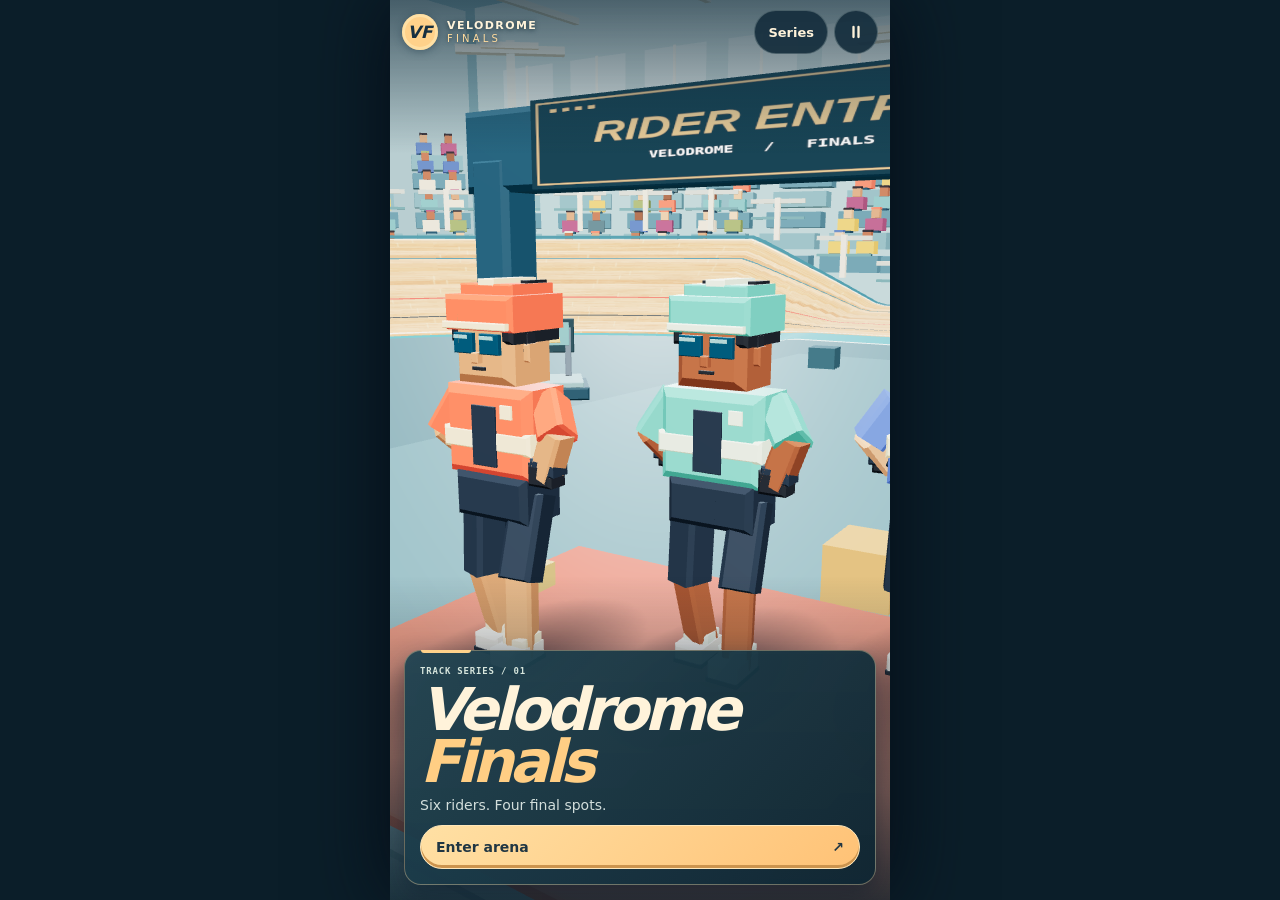
<file: index-source.html>
<!doctype html>
<html lang="en">
<head>
<meta charset="utf-8"><meta name="viewport" content="width=device-width,initial-scale=1,viewport-fit=cover"><meta name="theme-color" content="#132c3b">
<title>Velodrome Finals</title>
<link rel="stylesheet" href="style.css">
</head>
<body>
<main id="game">
 <canvas id="scene" aria-label="3D indoor cycling arena"></canvas>
 <div class="vignette" aria-hidden="true"></div>
 <header>
  <div class="logo"><span>VF</span><div><b>VELODROME</b><small>FINALS</small></div></div>
  <nav aria-label="Game controls"><button id="series">Series</button><button id="menu" aria-label="Pause"><svg aria-hidden="true" viewBox="0 0 24 24"><path d="M9 6v12m6-12v12"/></svg></button></nav>
 </header>
 <section class="racedata" id="data" aria-label="Race status" hidden>
  <div class="position"><small>POSITION</small><strong><span id="rank"></span><span id="field"></span></strong></div>
  <div class="timing"><div class="timing-row"><span><small>LAP</small><strong id="lap"></strong></span><span><small>TIME</small><strong id="time"></strong></span></div>
   <div class="lap-track" aria-hidden="true"><div id="lapBar"></div></div>
  </div>
 </section>
 <div id="call" class="call" role="status"></div>
 <div id="speedFx" class="speedfx" aria-hidden="true"></div>
 <section class="intro" id="intro">
  <div id="seriesTag">TRACK SERIES / 01</div>
  <h1>Velodrome<br><em>Finals</em></h1>
  <p>Six riders. Four final spots.</p>
  <button class="primary" id="enter">Enter arena <span aria-hidden="true">↗</span></button>
 </section>
 <section id="grid" class="grid" hidden>
  <div class="kicker" id="gridKicker"></div>
  <h2 id="gridTitle"></h2>
  <p id="gridText"></p>
  <button id="start" class="primary">Start race <span aria-hidden="true">→</span></button>
 </section>
 <section id="controls" class="controls" aria-label="Cycling controls" hidden>
  <div class="telemetry">
   <div class="drive" id="drive"><div class="drive-dot" aria-hidden="true"></div><div><b id="cue"></b><small id="cueSub"></small></div></div>
   <div class="energy">
    <span>STAMINA</span><b id="energyText"></b>
    <div class="energyTrack" role="meter" id="meter" aria-label="Stamina" aria-valuemin="0" aria-valuemax="100"><div id="energyBar"></div></div>
   </div>
  </div>
  <button id="power" class="power" aria-label="Hold to sprint">
   <svg class="dial" viewBox="0 0 100 100" aria-hidden="true"><circle class="dial-track" cx="50" cy="50" r="45"/><circle id="sprintArc" cx="50" cy="50" r="45" pathLength="100"/></svg>
   <svg class="bolt" viewBox="0 0 24 24" aria-hidden="true"><path d="M13.6 2 4.4 13.1h6.3L9.5 22l10.1-12h-6.4z"/></svg>
   <span class="power-label">SPRINT</span><small>HOLD</small>
  </button>
 </section>
 <div id="error" hidden><h2>3D arena unavailable</h2><p>WebGL is required to enter the arena.</p><button onclick="location.reload()">Reload</button></div>
 <div id="rotate"><span aria-hidden="true">▯</span>Turn your phone upright</div>
 <dialog id="dialog"><div id="panel"></div></dialog>
 <audio id="raceMusic" src="music/race-bgm.mp3" loop preload="none"></audio>
</main>
<script src="vendor/three.min.js"></script>
<script type="module" src="app.mjs"></script>
</body>
</html>
</file>
<file: style.css>
:root{color-scheme:dark;--ink:#102935;--paper:#fff3da;--mint:#a8f2d7;--hot:#ffc277;--line:#d3e1db40;--glass:#102b39eb}
*{box-sizing:border-box}[hidden]{display:none!important}
html,body{margin:0;min-height:100%;background:#0b1e29;color:var(--paper);font:14px system-ui,sans-serif}
body{display:flex;justify-content:center}
#game{position:relative;isolation:isolate;width:min(100%,500px);height:100dvh;min-height:350px;overflow:hidden;background:#3f6778;box-shadow:0 0 75px #050c16}
#scene,.vignette,.speedfx{position:absolute;inset:0;width:100%;height:100%;display:block}
#scene{touch-action:none}
.vignette{pointer-events:none;background:linear-gradient(0deg,#071a25d5,transparent 36%,transparent 83%,#102938ad)}
header,.racedata,.intro,.grid,.controls,.call{position:absolute;z-index:2}
header{top:max(10px,env(safe-area-inset-top));left:12px;right:12px;display:flex;align-items:center;justify-content:space-between;gap:5px}
.logo{display:flex;align-items:center;gap:9px}
.logo>span{font:italic 900 17px system-ui;background:#ffd18a;color:#162f40;width:36px;height:36px;display:grid;place-items:center;border-radius:50%;box-shadow:inset 0 0 0 3px #fff1c278,0 2px 9px #102b3e60}
.logo b,.logo small{display:block;line-height:1.12;text-shadow:0 1px 5px #18333f}
.logo b{font-size:11px;letter-spacing:.13em}
.logo small{font-size:10px;letter-spacing:.32em;color:#ffdb9d}
button{min-height:44px;border:1px solid var(--line);border-radius:999px;padding:0 13px;color:inherit;background:#162f3eed;font:750 13px system-ui;touch-action:manipulation;cursor:pointer}
button:hover:not(:disabled){border-color:#ffdaa1;background:#294758}
button:disabled{opacity:.48;cursor:default}
button:focus-visible{outline:3px solid #fff0b9;outline-offset:3px}
nav{display:flex;gap:6px}
nav button{min-width:44px}
#menu{width:44px;padding:0;display:grid;place-items:center}
#menu svg{width:20px;height:20px;fill:none;stroke:currentColor;stroke-width:2.8;stroke-linecap:round}
.racedata{top:calc(max(10px,env(safe-area-inset-top)) + 52px);left:12px;right:12px;display:flex;justify-content:space-between;align-items:stretch;pointer-events:none}
.position,.timing{background:var(--glass);border:1px solid var(--line);box-shadow:0 5px 16px #13293444}
.position{min-width:89px;padding:7px 13px 7px 11px;border-radius:11px 17px 17px 11px;border-left:3px solid #aadfc3}
.timing{min-width:139px;padding:7px 10px 8px;border-radius:13px}
.timing-row{display:flex;justify-content:space-between;gap:13px}
.timing-row>span:last-child{text-align:right}
.racedata small,.kicker,#seriesTag,.energy>span,.drive small{display:block;color:#d7e6dd;font:700 9px/1.2 ui-monospace,monospace;letter-spacing:.09em}
.racedata strong{display:block;font:900 17px/1.15 system-ui;margin-top:2px;font-variant-numeric:tabular-nums}
.position strong{font:italic 900 26px/1.04 system-ui;color:var(--mint);white-space:nowrap}
#field{color:#b9d0cf;font:700 12px system-ui;margin-left:3px}
.lap-track{height:3px;background:#acc7c843;border-radius:4px;margin-top:5px;overflow:hidden}
#lapBar{height:100%;background:#ffc77b;border-radius:4px;transform-origin:left;transform:scaleX(0)}
.intro,.grid{left:14px;right:14px;bottom:max(15px,env(safe-area-inset-bottom));padding:15px;border:1px solid #f4d3a163;border-radius:17px;background:linear-gradient(130deg,#204452f4,#102733f7);box-shadow:0 9px 26px #0a192c75}
.intro:before,.grid:before{content:"";position:absolute;top:-1px;left:16px;width:50px;height:3px;border-radius:0 0 4px 4px;background:#ffd18a}
.intro h1{font:italic 900 clamp(39px,11vw,59px)/.87 system-ui;margin:8px 0 10px;letter-spacing:-.075em}
.intro h1 em{color:#ffce84;font-style:inherit}
.intro p,.grid p{color:#d2dedb;margin:7px 0 12px}
.grid h2{font:italic 900 31px/1 system-ui;letter-spacing:-.045em;margin:5px 0}
.primary{background:linear-gradient(135deg,#ffe0a4,#ffc276);border-color:#ffe7ba;color:#203643;font-weight:900;box-shadow:inset 0 -3px #cc944e}
.primary:hover:not(:disabled){background:#ffdb96;color:#172e3e}
.intro .primary,.grid .primary{width:100%;display:flex;justify-content:space-between;align-items:center;padding:0 15px;font-size:14px}
.controls{left:12px;right:12px;bottom:max(16px,env(safe-area-inset-bottom));display:flex;align-items:flex-end;justify-content:space-between;gap:12px;pointer-events:none}
.telemetry{width:min(54%,210px);display:flex;flex-direction:column;gap:5px}
.drive,.energy{border:1px solid var(--line);background:var(--glass);box-shadow:0 4px 12px #10212f56;border-radius:10px}
.drive{display:flex;align-items:center;gap:7px;padding:6px 7px}
.drive-dot{width:7px;height:7px;flex:none;border:1px solid currentColor;border-radius:50%;color:#e8bf83;background:currentColor}
.drive b{display:block;font:850 10px/1.2 system-ui;letter-spacing:.045em;color:#ffdeab}
.drive small{margin-top:2px;letter-spacing:0;color:#dae7df;font-size:9px}
.drive[data-tone=draft]{border-color:#95e8c38c}
.drive[data-tone=draft] b,.drive[data-tone=draft] .drive-dot{color:var(--mint)}
.drive[data-tone=draft] .drive-dot{box-shadow:0 0 7px #a0f2cb7f}
.drive[data-tone=sprint] b,.drive[data-tone=sprint] .drive-dot{color:#ffd790}
.drive[data-tone=recover] b,.drive[data-tone=recover] .drive-dot{color:#ffae92}
.energy{display:grid;grid-template-columns:1fr auto;align-items:center;gap:4px;padding:6px 7px 7px}
.energy>b{font:750 11px ui-monospace,monospace;color:#ecf5e8}
.energyTrack{height:5px;border-radius:4px;overflow:hidden;background:#75959455;grid-column:span 2}
#energyBar{width:100%;height:100%;transform-origin:left;background:linear-gradient(90deg,#54c9a4,#baf1cf);border-radius:4px}
#energyBar.low{background:linear-gradient(90deg,#e6805c,#ffc780)}
.power{pointer-events:auto;position:relative;display:flex;flex-direction:column;justify-content:center;align-items:center;width:94px;height:94px;flex:0 0 auto;gap:1px;padding:0;border:1px solid #ffe1ab;border-radius:50%;background:radial-gradient(circle at 34% 22%,#ffd892 0%,#f8b364 51%,#e78252 100%);color:#253744;box-shadow:0 5px 16px #071721a9,inset 0 -4px #a951375c;font-weight:900;touch-action:none;user-select:none;-webkit-user-select:none;-webkit-touch-callout:none}
.power:hover:not(:disabled){background:radial-gradient(circle at 34% 22%,#ffe3ab,#ffc376 51%,#ed9464)}
.power .dial{position:absolute;inset:1px;width:calc(100% - 2px);height:calc(100% - 2px);transform:rotate(-90deg);fill:none;stroke-width:2.6;pointer-events:none}
.dial-track{stroke:#4f363c4d}
#sprintArc{stroke:#fff5d5;stroke-linecap:round;stroke-dasharray:100 100}
.power[data-low=true] #sprintArc{stroke:#7a3034}
.bolt{width:26px;height:26px;fill:currentColor;margin-bottom:1px}
.power-label{font-size:12px;letter-spacing:.07em;line-height:1.05}
.power small{font:800 8px ui-monospace,monospace;letter-spacing:.13em}
.power.held{transform:scale(.95);background:#ffd895;border-color:#fff1be;box-shadow:0 0 21px #ffd177a0,inset 0 -3px #c98d4e}
.call{top:25%;left:50%;transform:translate(-50%,-50%);width:max-content;max-width:96%;text-align:center;pointer-events:none;font:italic 950 clamp(33px,9vw,55px)/1 system-ui;letter-spacing:-.04em;text-shadow:0 2px 5px #112334,0 7px 16px #183140;color:#ffdfa4}
.call[data-style=chip]:not(:empty){padding:6px 11px;border:1px solid #ffe0a18f;border-radius:999px;background:#142d3dde;color:#ffe5ae;font:italic 900 16px/1 system-ui;letter-spacing:.025em;text-shadow:none;animation:appear .2s ease-out}
@keyframes appear{from{opacity:0;transform:translate(-50%,-42%) scale(.92)}to{opacity:1;transform:translate(-50%,-50%) scale(1)}}
.speedfx{opacity:0;pointer-events:none;transition:opacity .18s;background:linear-gradient(110deg,transparent 88%,#ffe2a967 88.2% 88.5%,transparent 88.8%),linear-gradient(70deg,transparent 88%,#ffe4b35c 88.2% 88.6%,transparent 89%);z-index:1}
.speedfx.on{opacity:.75}
dialog{border:1px solid #b4c5bf;color:var(--paper);background:linear-gradient(150deg,#264e5f,#122c3b);border-radius:17px;width:min(93vw,448px);max-height:89dvh;overflow:auto;padding:13px;box-shadow:0 18px 70px #081825c9}
dialog::backdrop{background:#0b1f2a74}
dialog.awards{margin:auto auto max(10px,env(safe-area-inset-bottom))}
dialog.awards::backdrop{background:linear-gradient(0deg,#09172491,transparent 58%)}
.panel-head,.actions{display:flex;justify-content:space-between;gap:6px;align-items:center}
.panel-head h2{margin:0;font:italic 900 26px/1 system-ui;letter-spacing:-.05em}
.panel-head button{padding:0 10px}
#panel p{color:#e1e9e4;margin:7px 0}
.actions{flex-wrap:wrap;justify-content:flex-end;margin-top:9px}
.result-list{list-style:none;margin:8px 0 0;padding:0}
.result-list li{display:grid;grid-template-columns:27px 1fr auto;gap:6px;align-items:center;padding:4px 7px;border-bottom:1px solid #96bbba33;font-variant-numeric:tabular-nums}
.result-list li.you{background:#a679455a;color:#ffdfa6;font-weight:800;border-radius:6px}
.cups{display:grid;gap:6px}
.cups button{text-align:left;display:flex;align-items:center;justify-content:space-between;padding:0 13px}
.kits{display:flex;gap:5px;flex-wrap:wrap;margin-top:8px}
.kits button{flex:1;padding:0 7px}
.kits button[aria-pressed=true]{border-color:var(--mint);color:var(--mint)}
#rotate{display:none}
#error{position:absolute;z-index:4;inset:0;display:grid;place-content:center;padding:20px;background:#193342;text-align:center}
@media(max-height:630px){.intro,.grid{padding:10px}.intro h1{font-size:39px}.power{width:78px;height:78px}.bolt{width:21px;height:21px}.controls{bottom:max(11px,env(safe-area-inset-bottom))}.telemetry{gap:4px}}
@media(max-width:348px){header,.racedata{left:9px;right:9px}.logo b{font-size:10px}.logo{gap:5px}.logo>span{width:32px;height:32px}.intro,.grid{left:9px;right:9px}.drive{gap:5px;padding:5px}.drive b{font-size:9px}}
@media(orientation:landscape) and (max-height:540px){#rotate{position:absolute;z-index:8;inset:0;background:#17313f;display:grid;place-content:center;text-align:center;gap:8px;font-weight:800}#rotate span{font-size:42px}dialog{visibility:hidden}}
@media(prefers-reduced-motion:reduce){.speedfx{transition:none}.call[data-style=chip]:not(:empty){animation:none}}
.result-list .jersey{display:flex;align-items:center;gap:7px}
.result-list .jersey:before{content:"";width:8px;height:8px;flex:none;border-radius:50%;background:var(--jersey);box-shadow:0 0 0 1px #f5f1d44d}
</file>
